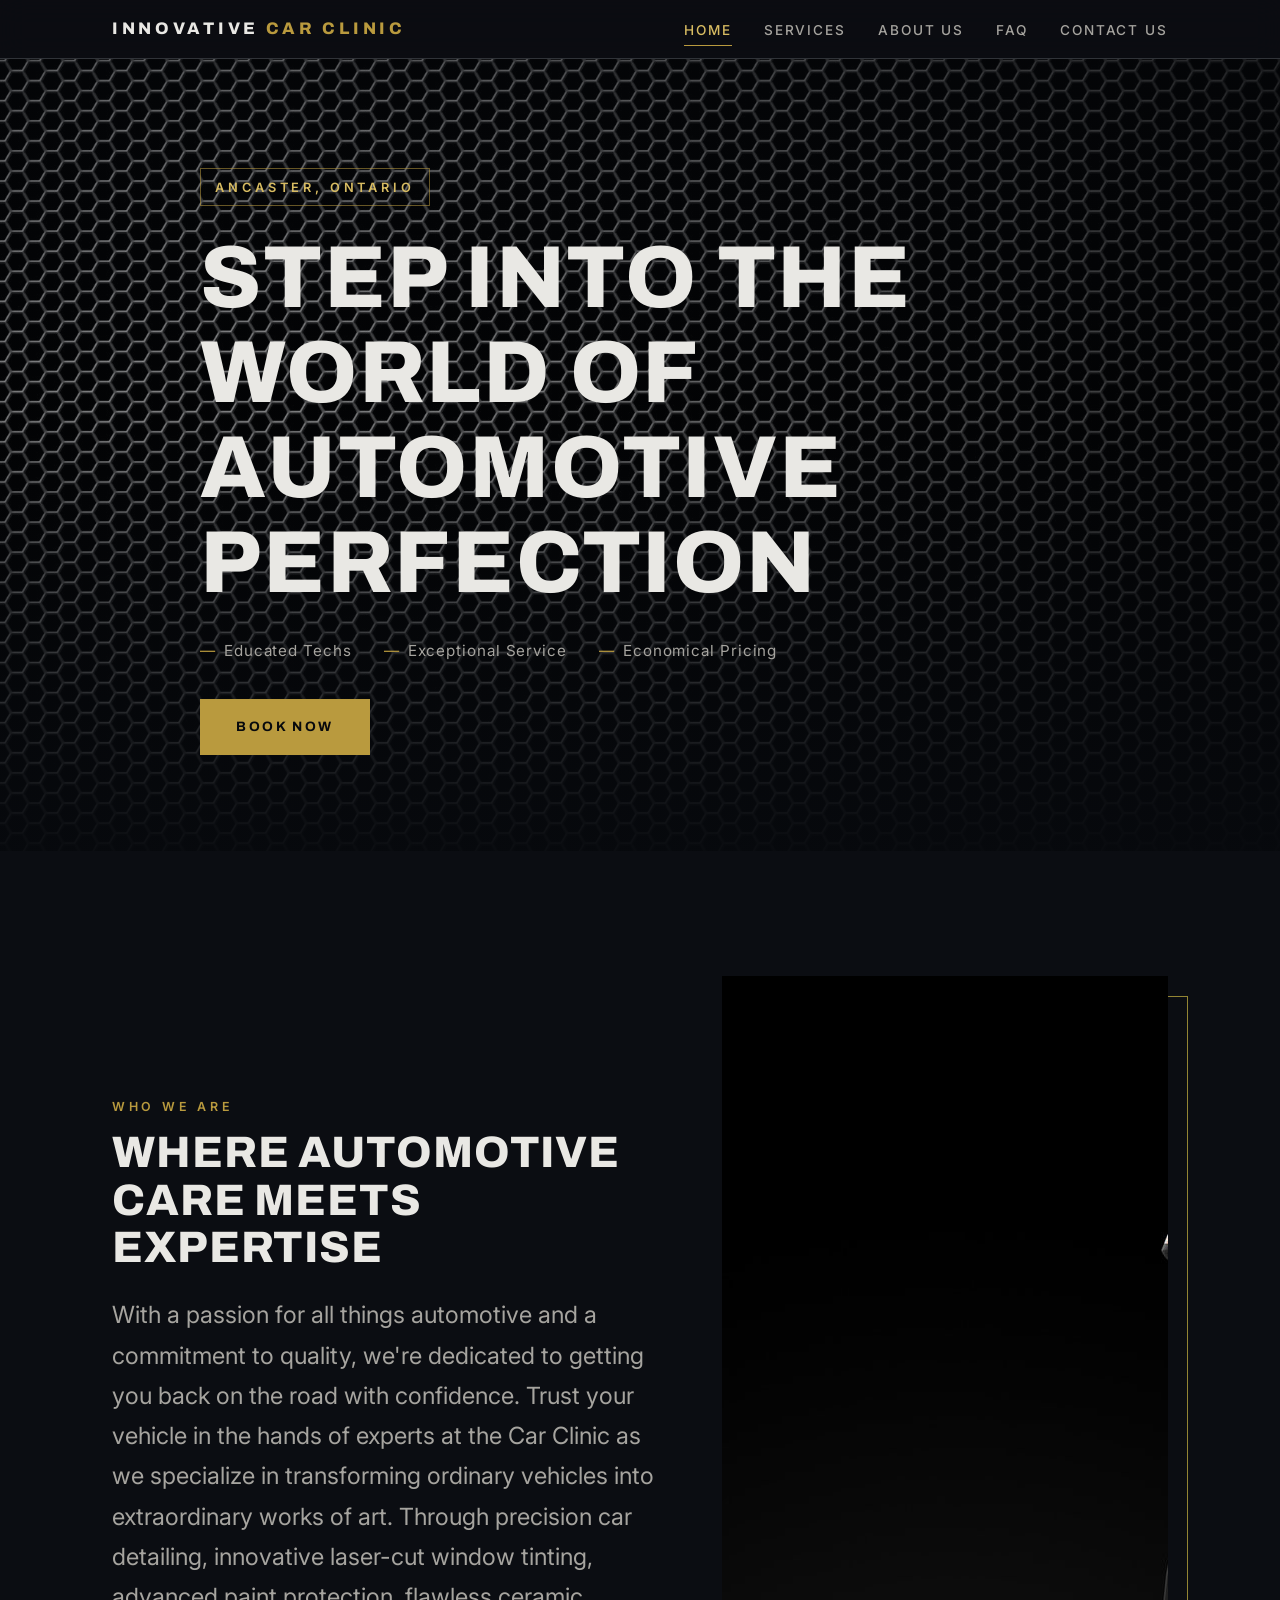
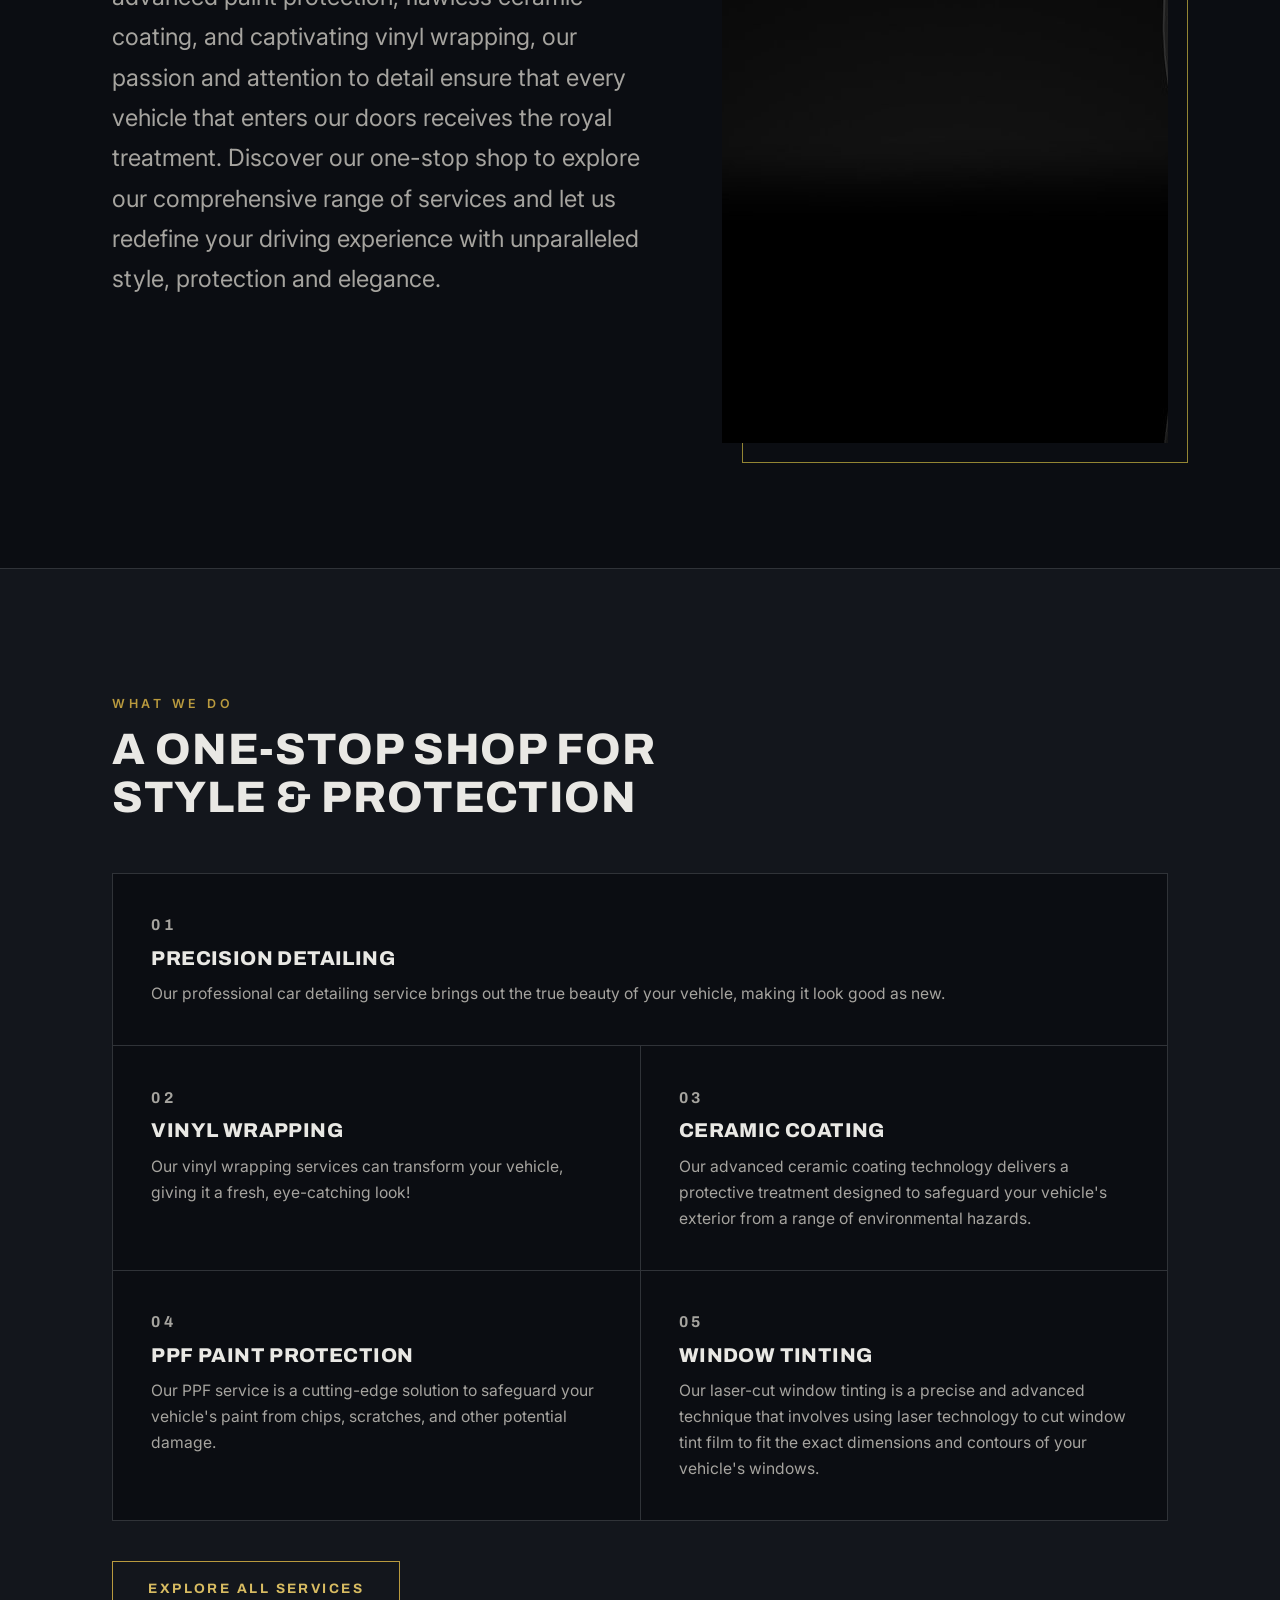
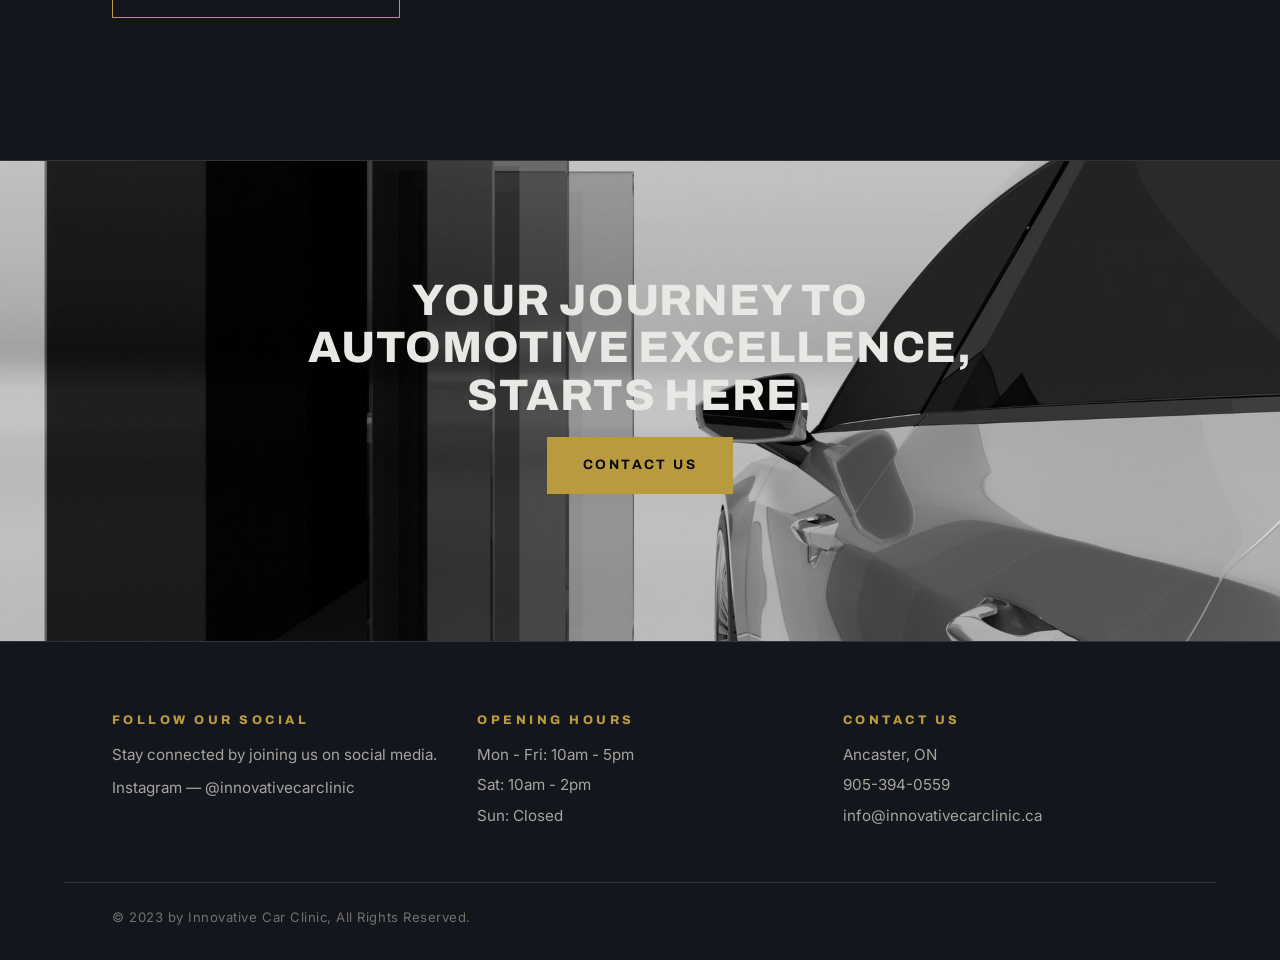
<file: index.html>
<!DOCTYPE html>
<html lang="en">
<head>
  <meta charset="UTF-8" />
  <meta name="viewport" content="width=device-width, initial-scale=1" />
  <title>Innovative Car Clinic | Detailing, Tinting, PPF &amp; Wraps — Ancaster, ON</title>
  <meta name="description" content="Precision car detailing, laser-cut window tinting, paint protection film, ceramic coating and vinyl wrapping in Ancaster, Ontario." />
  <link rel="preconnect" href="https://fonts.googleapis.com" />
  <link rel="preconnect" href="https://fonts.gstatic.com" crossorigin />
  <link href="https://fonts.googleapis.com/css2?family=Archivo:wght@700;800&family=Inter:wght@400;500;600&display=swap" rel="stylesheet" />
  <link rel="stylesheet" href="styles.css" />
  <link rel="preload" as="image" href="assets/hero.jpg" fetchpriority="high" />
</head>
<body>
  <a class="skip-link" href="#main">Skip to main content</a>

  <header class="site-header">
    <div class="wrap nav-bar">
      <a class="brand" href="index.html">Innovative <span>Car Clinic</span></a>
      <nav aria-label="Main navigation">
        <button class="nav-toggle" aria-expanded="false" aria-controls="nav-menu">Menu</button>
        <ul class="nav-links" id="nav-menu">
          <li><a href="index.html" aria-current="page">Home</a></li>
          <li><a href="services.html">Services</a></li>
          <li><a href="about.html">About Us</a></li>
          <li><a href="faq.html">FAQ</a></li>
          <li><a href="contact.html">Contact Us</a></li>
        </ul>
      </nav>
    </div>
  </header>

  <main id="main">
    <section class="hero" aria-labelledby="hero-heading">
      <div class="hero-media">
        <img src="assets/hero.jpg" alt="Freshly detailed sports car under studio lighting" width="1920" height="1080" loading="eager" fetchpriority="high" />
      </div>
      <div class="wrap hero-content">
        <p class="hero-kicker">Ancaster, Ontario</p>
        <h1 id="hero-heading">Step Into the World of Automotive Perfection</h1>
        <ul class="hero-points">
          <li>Educated Techs</li>
          <li>Exceptional Service</li>
          <li>Economical Pricing</li>
        </ul>
        <a class="btn btn--solid" href="contact.html">Book Now</a>
      </div>
    </section>

    <section class="section" aria-labelledby="intro-heading">
      <div class="wrap split">
        <div class="reveal">
          <p class="section-kicker">Who We Are</p>
          <h2 class="section-title" id="intro-heading">Where Automotive Care Meets Expertise</h2>
          <p class="lede">With a passion for all things automotive and a commitment to quality, we're dedicated to getting you back on the road with confidence. Trust your vehicle in the hands of experts at the Car Clinic as we specialize in transforming ordinary vehicles into extraordinary works of art. Through precision car detailing, innovative laser-cut window tinting, advanced paint protection, flawless ceramic coating, and captivating vinyl wrapping, our passion and attention to detail ensure that every vehicle that enters our doors receives the royal treatment. Discover our one-stop shop to explore our comprehensive range of services and let us redefine your driving experience with unparalleled style, protection and elegance.</p>
        </div>
        <div class="split-media reveal">
          <img src="assets/detail.jpg" alt="Technician polishing a vehicle's paintwork" width="1600" height="1067" loading="lazy" />
        </div>
      </div>
    </section>

    <section class="section section--tint" aria-labelledby="services-heading">
      <div class="wrap">
        <p class="section-kicker">What We Do</p>
        <h2 class="section-title" id="services-heading">A One-Stop Shop for Style &amp; Protection</h2>
        <div class="service-list">
          <article class="service-card reveal">
            <p class="service-num">01</p>
            <h3>Precision Detailing</h3>
            <p>Our professional car detailing service brings out the true beauty of your vehicle, making it look good as new.</p>
          </article>
          <article class="service-card reveal">
            <p class="service-num">02</p>
            <h3>Vinyl Wrapping</h3>
            <p>Our vinyl wrapping services can transform your vehicle, giving it a fresh, eye-catching look!</p>
          </article>
          <article class="service-card reveal">
            <p class="service-num">03</p>
            <h3>Ceramic Coating</h3>
            <p>Our advanced ceramic coating technology delivers a protective treatment designed to safeguard your vehicle's exterior from a range of environmental hazards.</p>
          </article>
          <article class="service-card reveal">
            <p class="service-num">04</p>
            <h3>PPF Paint Protection</h3>
            <p>Our PPF service is a cutting-edge solution to safeguard your vehicle's paint from chips, scratches, and other potential damage.</p>
          </article>
          <article class="service-card reveal">
            <p class="service-num">05</p>
            <h3>Window Tinting</h3>
            <p>Our laser-cut window tinting is a precise and advanced technique that involves using laser technology to cut window tint film to fit the exact dimensions and contours of your vehicle's windows.</p>
          </article>
        </div>
        <p style="margin-top: 2.5rem;"><a class="btn" href="services.html">Explore All Services</a></p>
      </div>
    </section>

    <section class="cta-band" aria-labelledby="cta-heading">
      <img src="assets/cta.jpg" alt="" width="1920" height="800" loading="lazy" />
      <div class="wrap reveal">
        <h2 id="cta-heading">Your Journey to Automotive Excellence, Starts Here.</h2>
        <p style="margin-bottom: 2rem;"><a class="btn btn--solid" href="contact.html">Contact Us</a></p>
      </div>
    </section>
  </main>

  <footer class="site-footer">
    <div class="wrap footer-grid">
      <div>
        <h3>Follow Our Social</h3>
        <p>Stay connected by joining us on social media.</p>
        <a href="https://instagram.com/innovativecarclinic" rel="noopener">Instagram — @innovativecarclinic</a>
      </div>
      <div>
        <h3>Opening Hours</h3>
        <p>Mon - Fri: 10am - 5pm</p>
        <p>Sat: 10am - 2pm</p>
        <p>Sun: Closed</p>
      </div>
      <div>
        <h3>Contact Us</h3>
        <p>Ancaster, ON</p>
        <p><a href="tel:+19053940559">905-394-0559</a></p>
        <p><a href="mailto:info@innovativecarclinic.ca">info@innovativecarclinic.ca</a></p>
      </div>
    </div>
    <div class="wrap footer-legal">© 2023 by Innovative Car Clinic, All Rights Reserved.</div>
  </footer>

  <script src="script.js" defer></script>
</body>
</html>
</file>
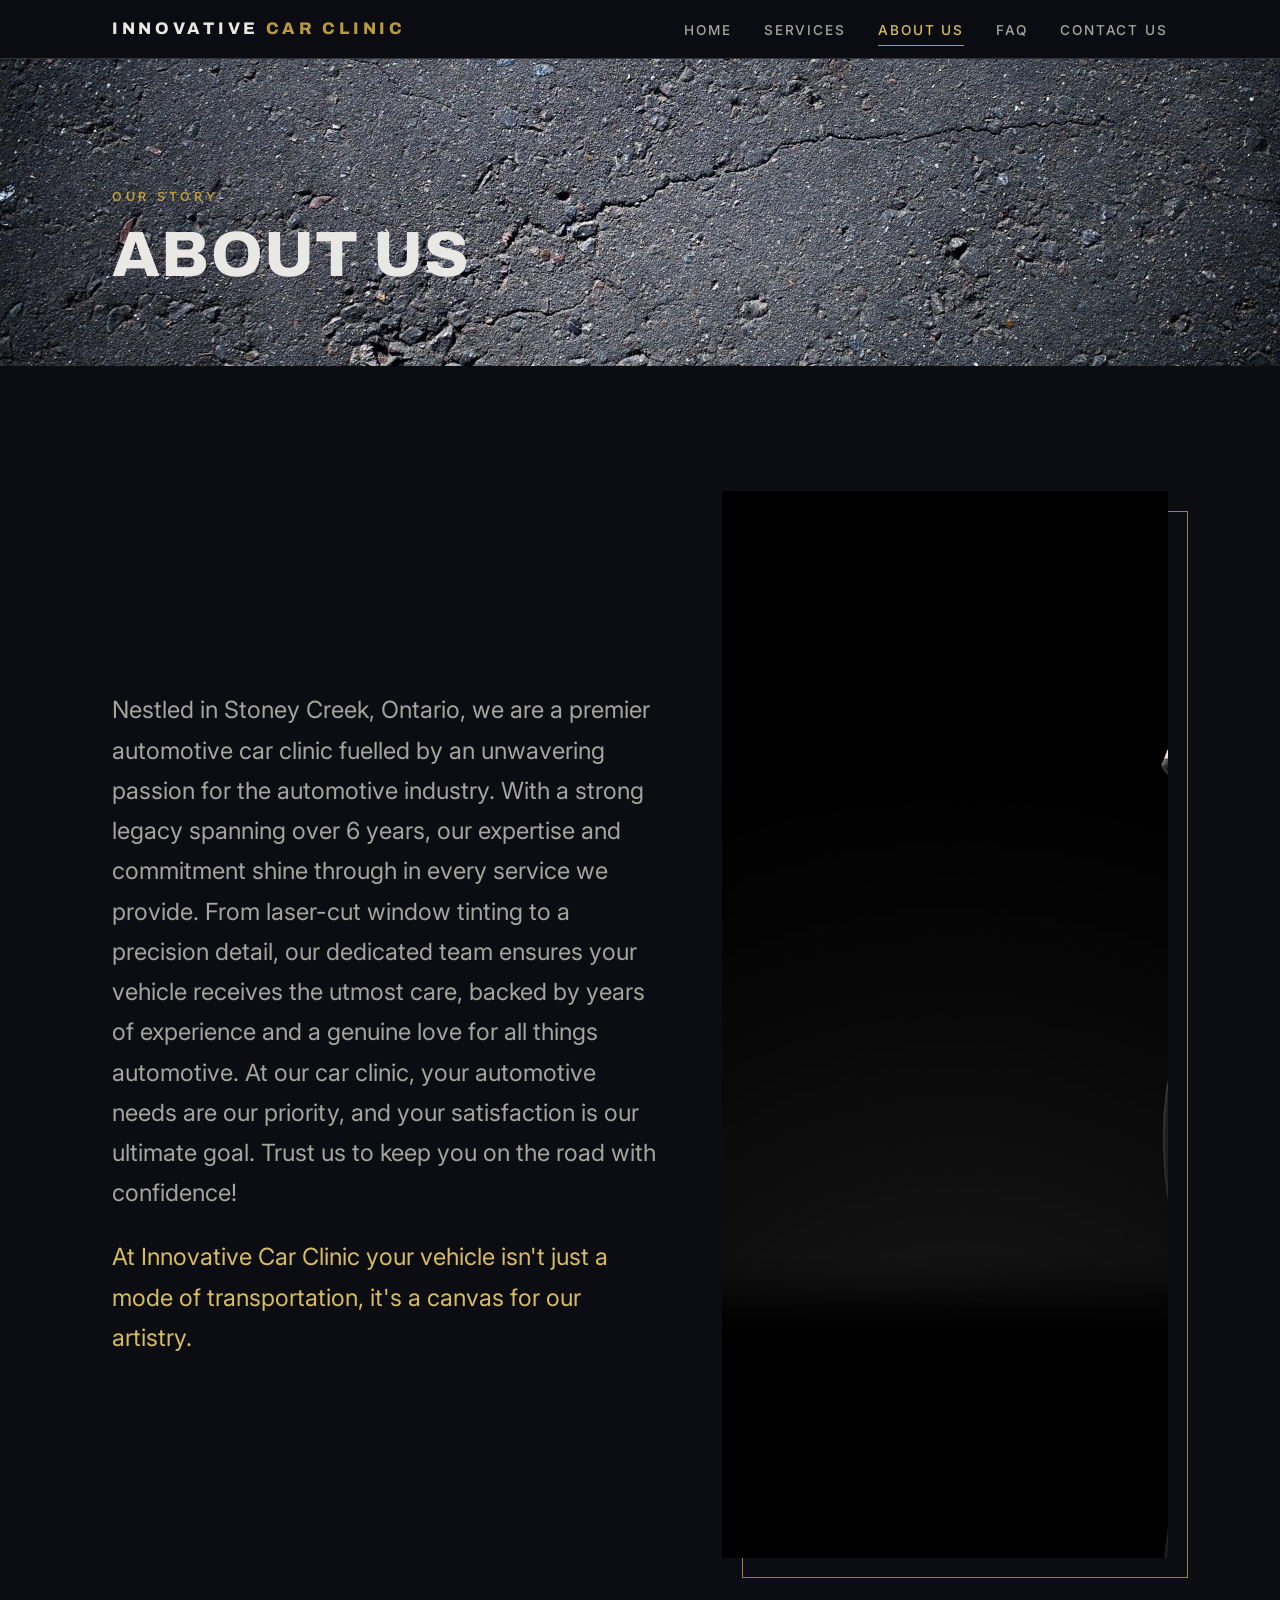
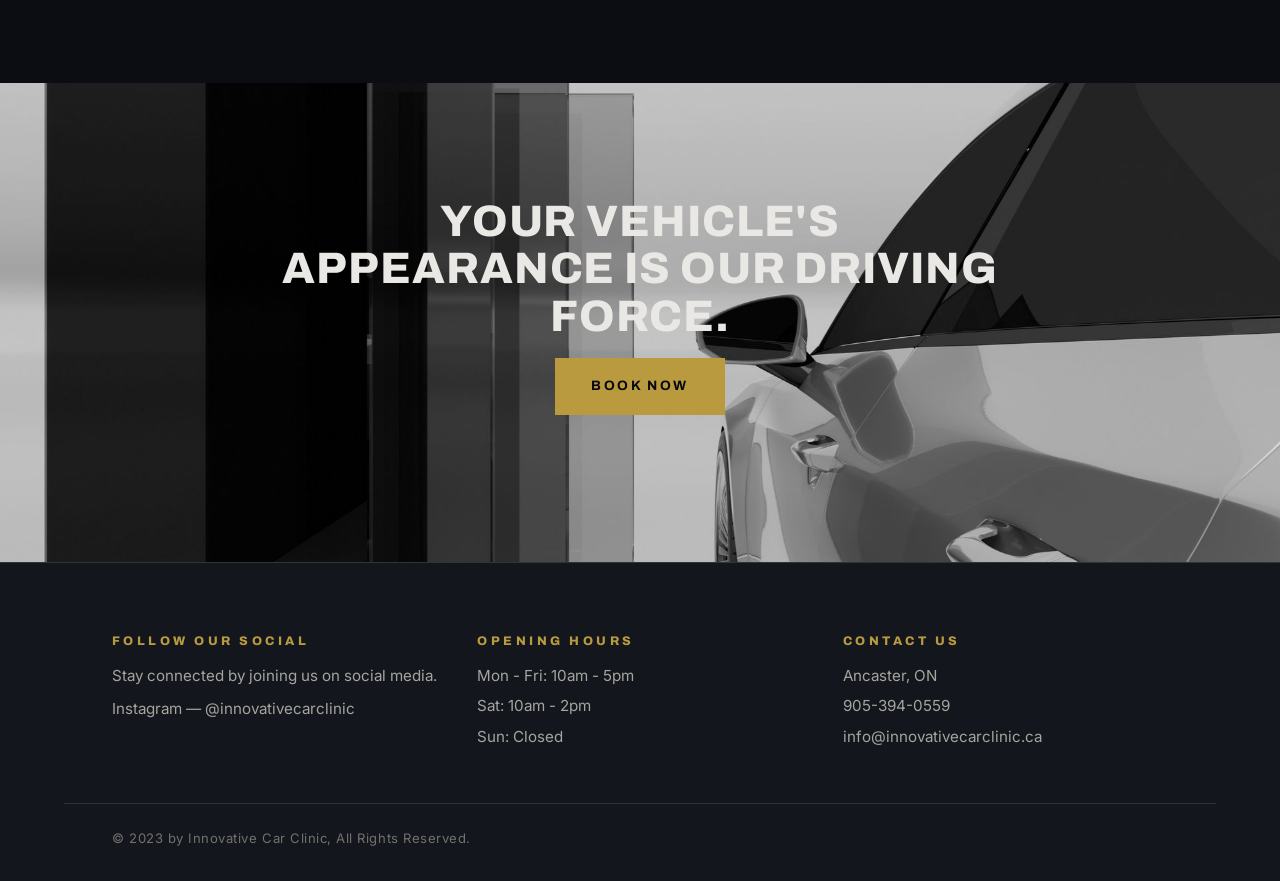
<file: about.html>
<!DOCTYPE html>
<html lang="en">
<head>
  <meta charset="UTF-8" />
  <meta name="viewport" content="width=device-width, initial-scale=1" />
  <title>About Us | Innovative Car Clinic</title>
  <meta name="description" content="A premier automotive car clinic in Stoney Creek, Ontario with over 6 years of expertise in detailing, tinting, PPF and wraps." />
  <link rel="preconnect" href="https://fonts.googleapis.com" />
  <link rel="preconnect" href="https://fonts.gstatic.com" crossorigin />
  <link href="https://fonts.googleapis.com/css2?family=Archivo:wght@700;800&family=Inter:wght@400;500;600&display=swap" rel="stylesheet" />
  <link rel="stylesheet" href="styles.css" />
</head>
<body>
  <a class="skip-link" href="#main">Skip to main content</a>

  <header class="site-header">
    <div class="wrap nav-bar">
      <a class="brand" href="index.html">Innovative <span>Car Clinic</span></a>
      <nav aria-label="Main navigation">
        <button class="nav-toggle" aria-expanded="false" aria-controls="nav-menu">Menu</button>
        <ul class="nav-links" id="nav-menu">
          <li><a href="index.html">Home</a></li>
          <li><a href="services.html">Services</a></li>
          <li><a href="about.html" aria-current="page">About Us</a></li>
          <li><a href="faq.html">FAQ</a></li>
          <li><a href="contact.html">Contact Us</a></li>
        </ul>
      </nav>
    </div>
  </header>

  <main id="main">
    <section class="page-hero" aria-labelledby="page-heading">
      <img src="assets/banner.jpg" alt="" width="1920" height="600" loading="eager" fetchpriority="high" />
      <div class="wrap">
        <p class="section-kicker">Our Story</p>
        <h1 id="page-heading">About Us</h1>
      </div>
    </section>

    <section class="section" aria-label="About Innovative Car Clinic">
      <div class="wrap split">
        <div class="reveal">
          <p class="lede">Nestled in Stoney Creek, Ontario, we are a premier automotive car clinic fuelled by an unwavering passion for the automotive industry. With a strong legacy spanning over 6 years, our expertise and commitment shine through in every service we provide. From laser-cut window tinting to a precision detail, our dedicated team ensures your vehicle receives the utmost care, backed by years of experience and a genuine love for all things automotive. At our car clinic, your automotive needs are our priority, and your satisfaction is our ultimate goal. Trust us to keep you on the road with confidence!</p>
          <p class="lede" style="color: var(--color-gold-bright);">At Innovative Car Clinic your vehicle isn't just a mode of transportation, it's a canvas for our artistry.</p>
        </div>
        <div class="split-media reveal">
          <img src="assets/detail.jpg" alt="Technician detailing a vehicle" width="1600" height="1067" loading="lazy" />
        </div>
      </div>
    </section>

    <section class="cta-band" aria-labelledby="cta-heading">
      <img src="assets/cta.jpg" alt="" width="1920" height="800" loading="lazy" />
      <div class="wrap reveal">
        <h2 id="cta-heading">Your vehicle's appearance is our driving force.</h2>
        <p style="margin-bottom: 2rem;"><a class="btn btn--solid" href="contact.html">Book Now</a></p>
      </div>
    </section>
  </main>

  <footer class="site-footer">
    <div class="wrap footer-grid">
      <div>
        <h3>Follow Our Social</h3>
        <p>Stay connected by joining us on social media.</p>
        <a href="https://instagram.com/innovativecarclinic" rel="noopener">Instagram — @innovativecarclinic</a>
      </div>
      <div>
        <h3>Opening Hours</h3>
        <p>Mon - Fri: 10am - 5pm</p>
        <p>Sat: 10am - 2pm</p>
        <p>Sun: Closed</p>
      </div>
      <div>
        <h3>Contact Us</h3>
        <p>Ancaster, ON</p>
        <p><a href="tel:+19053940559">905-394-0559</a></p>
        <p><a href="mailto:info@innovativecarclinic.ca">info@innovativecarclinic.ca</a></p>
      </div>
    </div>
    <div class="wrap footer-legal">© 2023 by Innovative Car Clinic, All Rights Reserved.</div>
  </footer>

  <script src="script.js" defer></script>
</body>
</html>
</file>
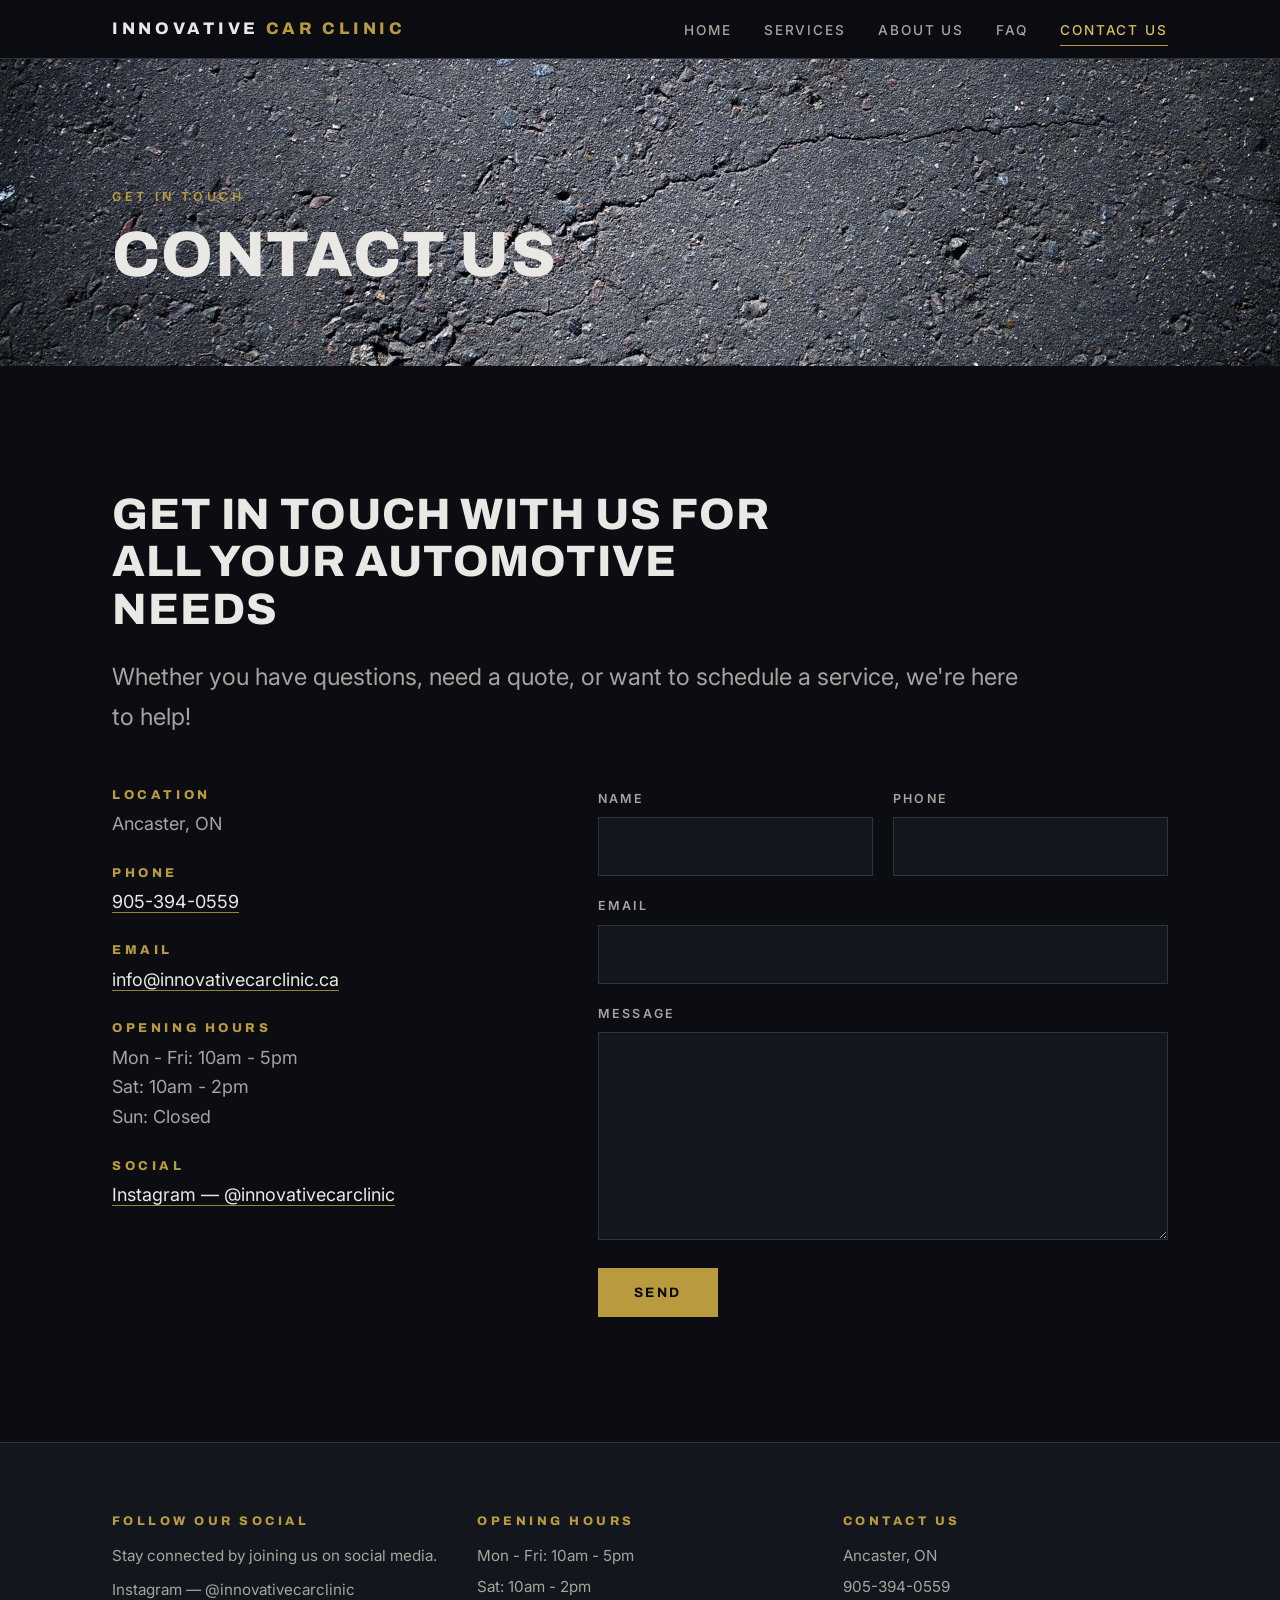
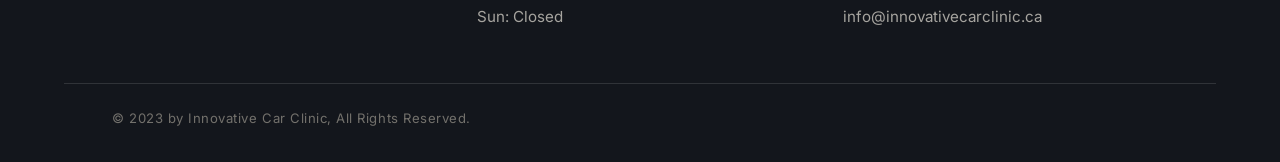
<file: contact.html>
<!DOCTYPE html>
<html lang="en">
<head>
  <meta charset="UTF-8" />
  <meta name="viewport" content="width=device-width, initial-scale=1" />
  <title>Contact Us | Innovative Car Clinic</title>
  <meta name="description" content="Get in touch with Innovative Car Clinic in Ancaster, Ontario — questions, quotes and service bookings." />
  <link rel="preconnect" href="https://fonts.googleapis.com" />
  <link rel="preconnect" href="https://fonts.gstatic.com" crossorigin />
  <link href="https://fonts.googleapis.com/css2?family=Archivo:wght@700;800&family=Inter:wght@400;500;600&display=swap" rel="stylesheet" />
  <link rel="stylesheet" href="styles.css" />
</head>
<body>
  <a class="skip-link" href="#main">Skip to main content</a>

  <header class="site-header">
    <div class="wrap nav-bar">
      <a class="brand" href="index.html">Innovative <span>Car Clinic</span></a>
      <nav aria-label="Main navigation">
        <button class="nav-toggle" aria-expanded="false" aria-controls="nav-menu">Menu</button>
        <ul class="nav-links" id="nav-menu">
          <li><a href="index.html">Home</a></li>
          <li><a href="services.html">Services</a></li>
          <li><a href="about.html">About Us</a></li>
          <li><a href="faq.html">FAQ</a></li>
          <li><a href="contact.html" aria-current="page">Contact Us</a></li>
        </ul>
      </nav>
    </div>
  </header>

  <main id="main">
    <section class="page-hero" aria-labelledby="page-heading">
      <img src="assets/banner.jpg" alt="" width="1920" height="600" loading="eager" fetchpriority="high" />
      <div class="wrap">
        <p class="section-kicker">Get In Touch</p>
        <h1 id="page-heading">Contact Us</h1>
      </div>
    </section>

    <section class="section" aria-label="Contact details and form">
      <div class="wrap">
        <h2 class="section-title">Get in Touch With Us for All Your Automotive Needs</h2>
        <p class="lede">Whether you have questions, need a quote, or want to schedule a service, we're here to help!</p>

        <div class="contact-grid">
          <div class="contact-facts reveal">
            <div>
              <h3>Location</h3>
              <p>Ancaster, ON</p>
            </div>
            <div>
              <h3>Phone</h3>
              <p><a href="tel:+19053940559">905-394-0559</a></p>
            </div>
            <div>
              <h3>Email</h3>
              <p><a href="mailto:info@innovativecarclinic.ca">info@innovativecarclinic.ca</a></p>
            </div>
            <div>
              <h3>Opening Hours</h3>
              <p>Mon - Fri: 10am - 5pm</p>
              <p>Sat: 10am - 2pm</p>
              <p>Sun: Closed</p>
            </div>
            <div>
              <h3>Social</h3>
              <p><a href="https://instagram.com/innovativecarclinic" rel="noopener">Instagram — @innovativecarclinic</a></p>
            </div>
          </div>

          <form class="contact-form reveal" id="contact-form" novalidate>
            <div class="form-row">
              <div class="field">
                <label for="name">Name</label>
                <input type="text" id="name" name="name" autocomplete="name" required />
              </div>
              <div class="field">
                <label for="phone">Phone</label>
                <input type="tel" id="phone" name="phone" autocomplete="tel" />
              </div>
            </div>
            <div class="field">
              <label for="email">Email</label>
              <input type="email" id="email" name="email" autocomplete="email" required />
            </div>
            <div class="field">
              <label for="message">Message</label>
              <textarea id="message" name="message" rows="6" required></textarea>
            </div>
            <div>
              <button class="btn btn--solid" type="submit">Send</button>
            </div>
          </form>
        </div>
      </div>
    </section>
  </main>

  <footer class="site-footer">
    <div class="wrap footer-grid">
      <div>
        <h3>Follow Our Social</h3>
        <p>Stay connected by joining us on social media.</p>
        <a href="https://instagram.com/innovativecarclinic" rel="noopener">Instagram — @innovativecarclinic</a>
      </div>
      <div>
        <h3>Opening Hours</h3>
        <p>Mon - Fri: 10am - 5pm</p>
        <p>Sat: 10am - 2pm</p>
        <p>Sun: Closed</p>
      </div>
      <div>
        <h3>Contact Us</h3>
        <p>Ancaster, ON</p>
        <p><a href="tel:+19053940559">905-394-0559</a></p>
        <p><a href="mailto:info@innovativecarclinic.ca">info@innovativecarclinic.ca</a></p>
      </div>
    </div>
    <div class="wrap footer-legal">© 2023 by Innovative Car Clinic, All Rights Reserved.</div>
  </footer>

  <script src="script.js" defer></script>
</body>
</html>
</file>
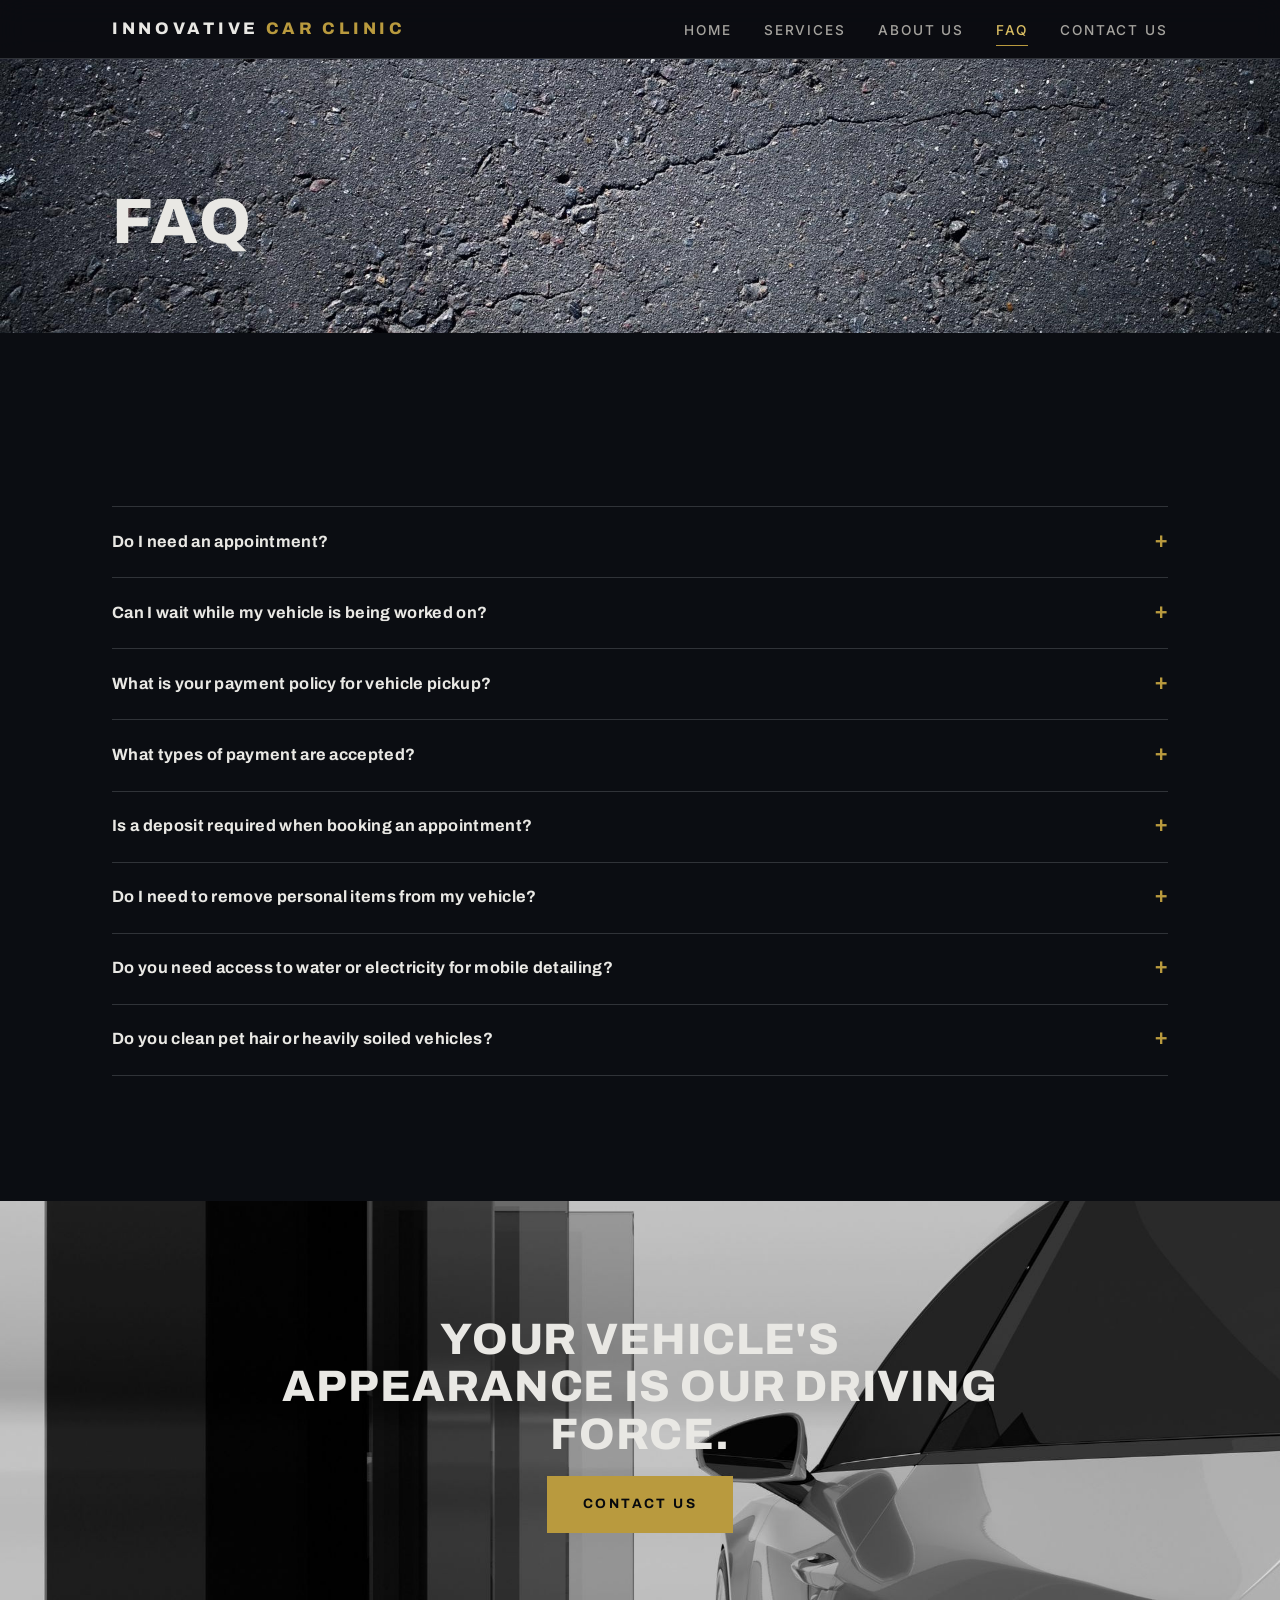
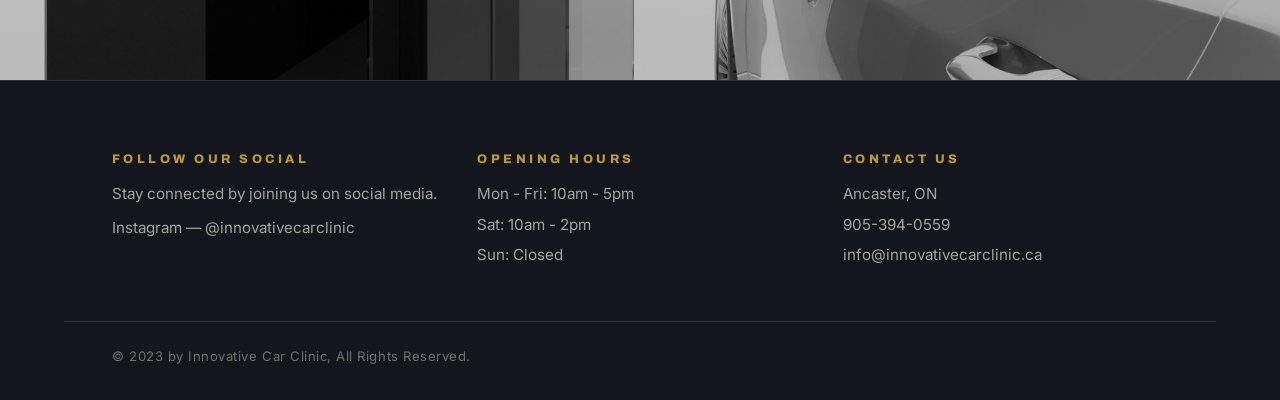
<file: faq.html>
<!DOCTYPE html>
<html lang="en">
<head>
  <meta charset="UTF-8" />
  <meta name="viewport" content="width=device-width, initial-scale=1" />
  <title>FAQ | Innovative Car Clinic</title>
  <meta name="description" content="Frequently asked questions about appointments, payments, and services at Innovative Car Clinic in Ancaster, Ontario." />
  <link rel="preconnect" href="https://fonts.googleapis.com" />
  <link rel="preconnect" href="https://fonts.gstatic.com" crossorigin />
  <link href="https://fonts.googleapis.com/css2?family=Archivo:wght@700;800&family=Inter:wght@400;500;600&display=swap" rel="stylesheet" />
  <link rel="stylesheet" href="styles.css" />
</head>
<body>
  <a class="skip-link" href="#main">Skip to main content</a>

  <header class="site-header">
    <div class="wrap nav-bar">
      <a class="brand" href="index.html">Innovative <span>Car Clinic</span></a>
      <nav aria-label="Main navigation">
        <button class="nav-toggle" aria-expanded="false" aria-controls="nav-menu">Menu</button>
        <ul class="nav-links" id="nav-menu">
          <li><a href="index.html">Home</a></li>
          <li><a href="services.html">Services</a></li>
          <li><a href="about.html">About Us</a></li>
          <li><a href="faq.html" aria-current="page">FAQ</a></li>
          <li><a href="contact.html">Contact Us</a></li>
        </ul>
      </nav>
    </div>
  </header>

  <main id="main">
    <section class="page-hero" aria-labelledby="page-heading">
      <img src="assets/banner.jpg" alt="" width="1920" height="600" loading="eager" fetchpriority="high" />
      <div class="wrap">
        <h1 id="page-heading">FAQ</h1>
      </div>
    </section>

    <section class="section" aria-label="Questions and answers">
      <div class="wrap">
        <div class="faq-list">
          <details>
            <summary>Do I need an appointment?</summary>
            <p>Yes, appointments are recommended to ensure availability. Please contact us or book in advance to reserve your spot.</p>
          </details>
          <details>
            <summary>Can I wait while my vehicle is being worked on?</summary>
            <p>Our shop is a private workspace and we do not have a customer waiting area. For safety and liability reasons, we recommend dropping off your vehicle and returning once the service is complete. We will notify you as soon as your vehicle is ready for pickup.</p>
          </details>
          <details>
            <summary>What is your payment policy for vehicle pickup?</summary>
            <p>All invoices must be paid in full prior to vehicle pickup. Vehicles will only be released once payment has been received and confirmed.</p>
          </details>
          <details>
            <summary>What types of payment are accepted?</summary>
            <p>Cash, Visa, Mastercard and Interac are accepted. Gratuities are not included in the service price and are always appreciated.</p>
          </details>
          <details>
            <summary>Is a deposit required when booking an appointment?</summary>
            <p>Yes, a deposit is required upon invoice or drop-off. The remainder of payment is due once the job is completed.</p>
          </details>
          <details>
            <summary>Do I need to remove personal items from my vehicle?</summary>
            <p>Yes. Please remove all personal belongings before your appointment so we can properly clean all areas of the vehicle.</p>
          </details>
          <details>
            <summary>Do you need access to water or electricity for mobile detailing?</summary>
            <p>Yes, access to water and electricity may be required depending on the service.</p>
          </details>
          <details>
            <summary>Do you clean pet hair or heavily soiled vehicles?</summary>
            <p>Yes, but additional charges may apply depending on the level of cleaning required.</p>
          </details>
        </div>
      </div>
    </section>

    <section class="cta-band" aria-labelledby="cta-heading">
      <img src="assets/cta.jpg" alt="" width="1920" height="800" loading="lazy" />
      <div class="wrap reveal">
        <h2 id="cta-heading">Your vehicle's appearance is our driving force.</h2>
        <p style="margin-bottom: 2rem;"><a class="btn btn--solid" href="contact.html">Contact Us</a></p>
      </div>
    </section>
  </main>

  <footer class="site-footer">
    <div class="wrap footer-grid">
      <div>
        <h3>Follow Our Social</h3>
        <p>Stay connected by joining us on social media.</p>
        <a href="https://instagram.com/innovativecarclinic" rel="noopener">Instagram — @innovativecarclinic</a>
      </div>
      <div>
        <h3>Opening Hours</h3>
        <p>Mon - Fri: 10am - 5pm</p>
        <p>Sat: 10am - 2pm</p>
        <p>Sun: Closed</p>
      </div>
      <div>
        <h3>Contact Us</h3>
        <p>Ancaster, ON</p>
        <p><a href="tel:+19053940559">905-394-0559</a></p>
        <p><a href="mailto:info@innovativecarclinic.ca">info@innovativecarclinic.ca</a></p>
      </div>
    </div>
    <div class="wrap footer-legal">© 2023 by Innovative Car Clinic, All Rights Reserved.</div>
  </footer>

  <script src="script.js" defer></script>
</body>
</html>
</file>
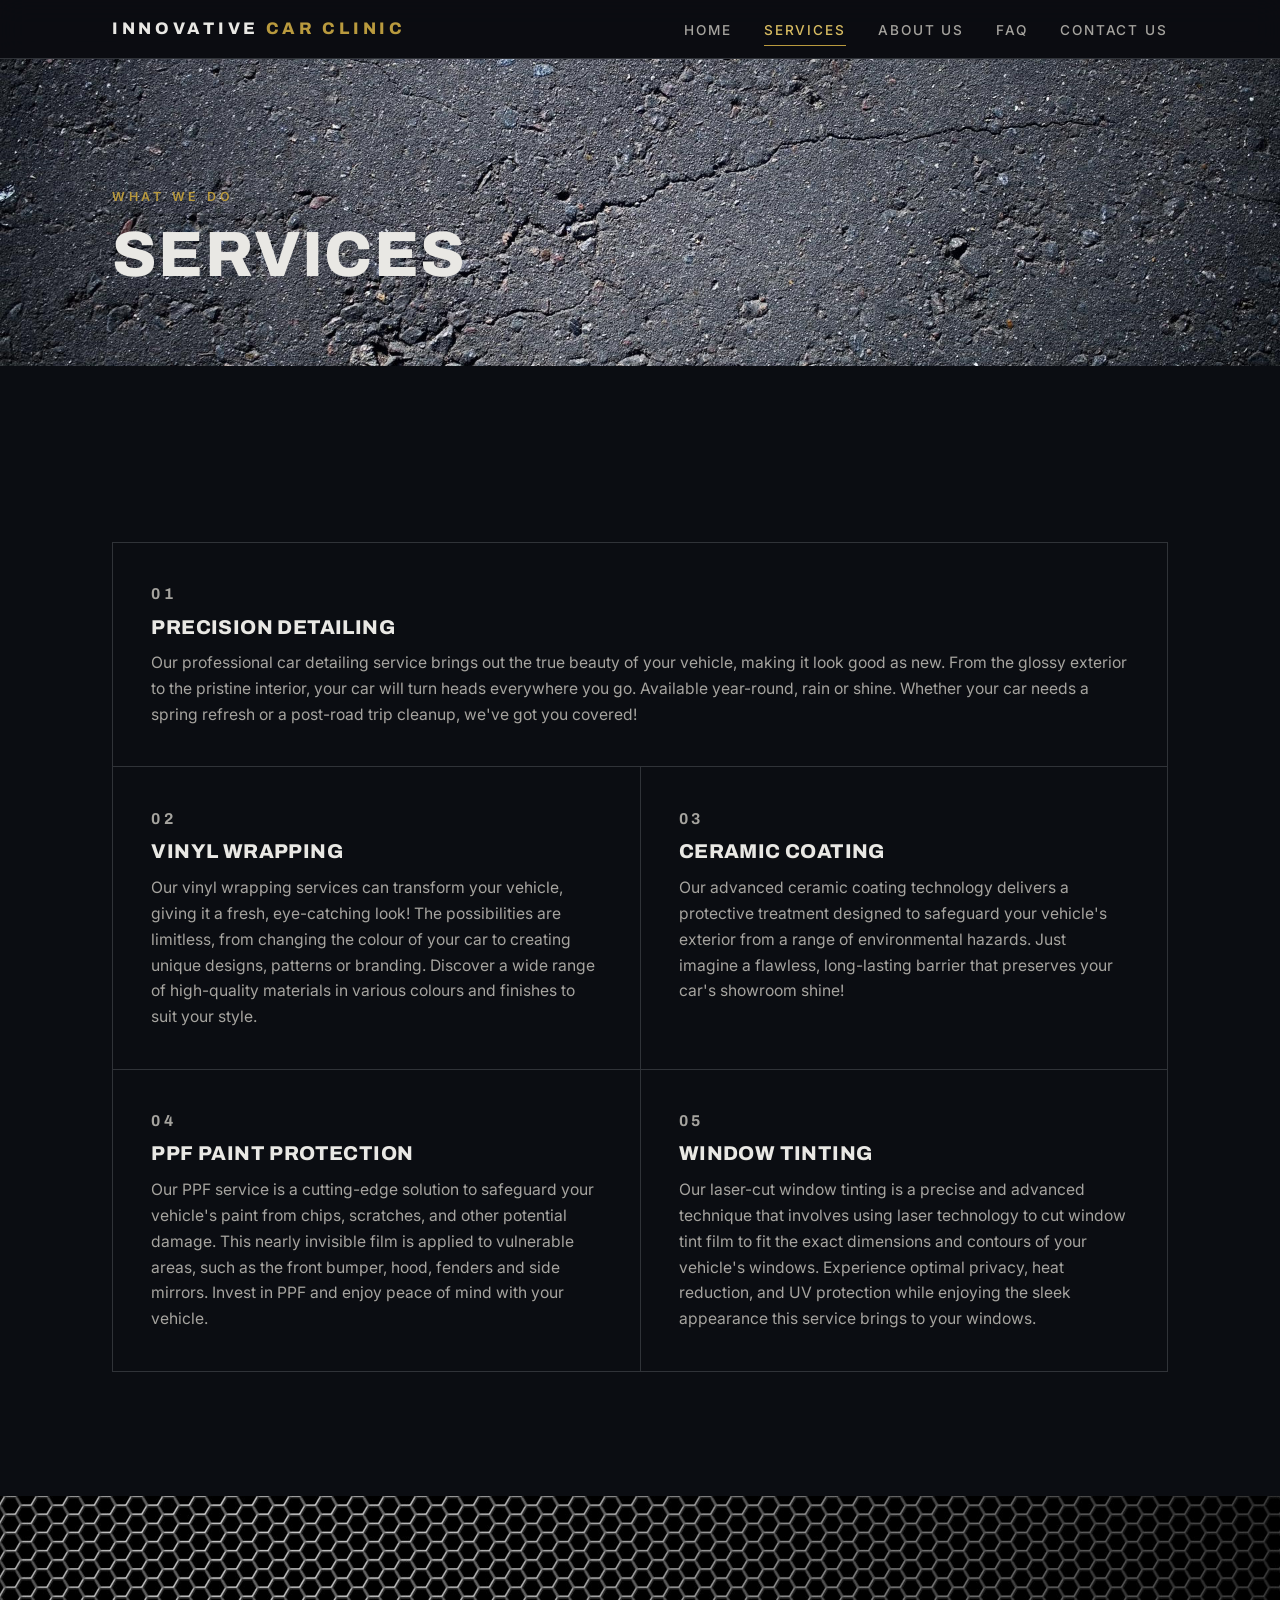
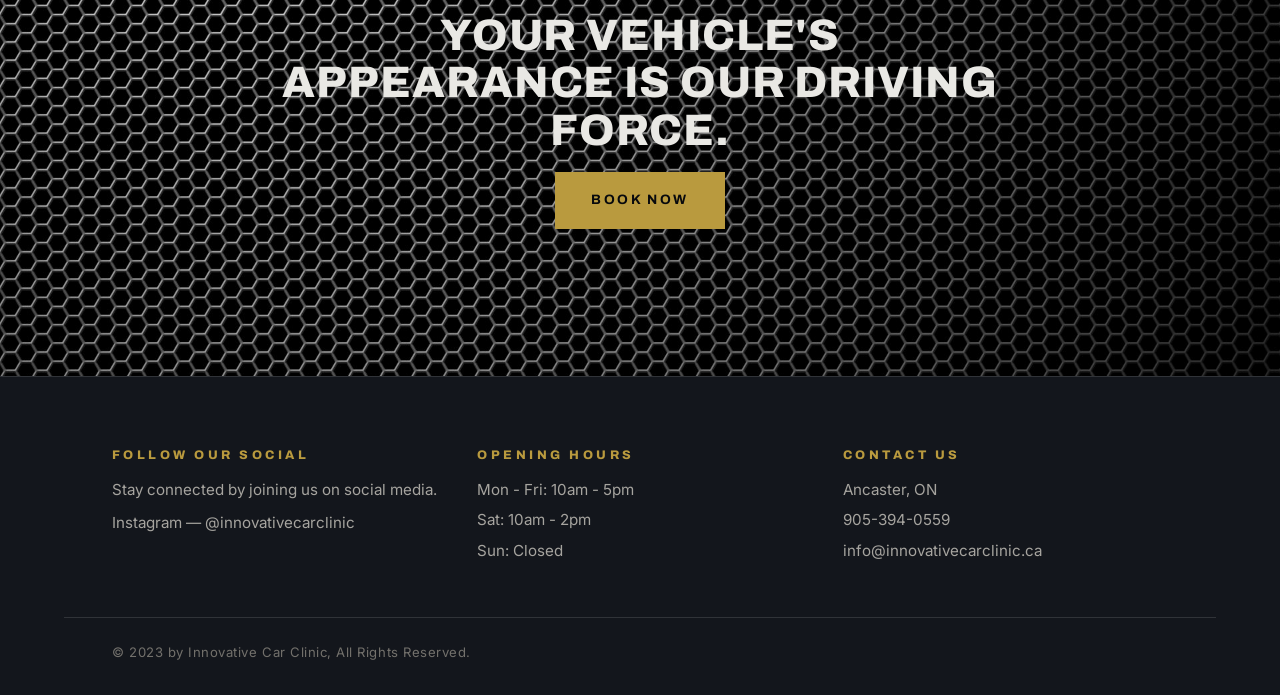
<file: services.html>
<!DOCTYPE html>
<html lang="en">
<head>
  <meta charset="UTF-8" />
  <meta name="viewport" content="width=device-width, initial-scale=1" />
  <title>Services | Innovative Car Clinic</title>
  <meta name="description" content="Precision detailing, vinyl wrapping, ceramic coating, PPF paint protection and laser-cut window tinting in Ancaster, Ontario." />
  <link rel="preconnect" href="https://fonts.googleapis.com" />
  <link rel="preconnect" href="https://fonts.gstatic.com" crossorigin />
  <link href="https://fonts.googleapis.com/css2?family=Archivo:wght@700;800&family=Inter:wght@400;500;600&display=swap" rel="stylesheet" />
  <link rel="stylesheet" href="styles.css" />
</head>
<body>
  <a class="skip-link" href="#main">Skip to main content</a>

  <header class="site-header">
    <div class="wrap nav-bar">
      <a class="brand" href="index.html">Innovative <span>Car Clinic</span></a>
      <nav aria-label="Main navigation">
        <button class="nav-toggle" aria-expanded="false" aria-controls="nav-menu">Menu</button>
        <ul class="nav-links" id="nav-menu">
          <li><a href="index.html">Home</a></li>
          <li><a href="services.html" aria-current="page">Services</a></li>
          <li><a href="about.html">About Us</a></li>
          <li><a href="faq.html">FAQ</a></li>
          <li><a href="contact.html">Contact Us</a></li>
        </ul>
      </nav>
    </div>
  </header>

  <main id="main">
    <section class="page-hero" aria-labelledby="page-heading">
      <img src="assets/banner.jpg" alt="" width="1920" height="600" loading="eager" fetchpriority="high" />
      <div class="wrap">
        <p class="section-kicker">What We Do</p>
        <h1 id="page-heading">Services</h1>
      </div>
    </section>

    <section class="section" aria-label="Service details">
      <div class="wrap">
        <div class="service-list">
          <article class="service-card reveal">
            <p class="service-num">01</p>
            <h3>Precision Detailing</h3>
            <p>Our professional car detailing service brings out the true beauty of your vehicle, making it look good as new. From the glossy exterior to the pristine interior, your car will turn heads everywhere you go. Available year-round, rain or shine. Whether your car needs a spring refresh or a post-road trip cleanup, we've got you covered!</p>
          </article>
          <article class="service-card reveal">
            <p class="service-num">02</p>
            <h3>Vinyl Wrapping</h3>
            <p>Our vinyl wrapping services can transform your vehicle, giving it a fresh, eye-catching look! The possibilities are limitless, from changing the colour of your car to creating unique designs, patterns or branding. Discover a wide range of high-quality materials in various colours and finishes to suit your style.</p>
          </article>
          <article class="service-card reveal">
            <p class="service-num">03</p>
            <h3>Ceramic Coating</h3>
            <p>Our advanced ceramic coating technology delivers a protective treatment designed to safeguard your vehicle's exterior from a range of environmental hazards. Just imagine a flawless, long-lasting barrier that preserves your car's showroom shine!</p>
          </article>
          <article class="service-card reveal">
            <p class="service-num">04</p>
            <h3>PPF Paint Protection</h3>
            <p>Our PPF service is a cutting-edge solution to safeguard your vehicle's paint from chips, scratches, and other potential damage. This nearly invisible film is applied to vulnerable areas, such as the front bumper, hood, fenders and side mirrors. Invest in PPF and enjoy peace of mind with your vehicle.</p>
          </article>
          <article class="service-card reveal">
            <p class="service-num">05</p>
            <h3>Window Tinting</h3>
            <p>Our laser-cut window tinting is a precise and advanced technique that involves using laser technology to cut window tint film to fit the exact dimensions and contours of your vehicle's windows. Experience optimal privacy, heat reduction, and UV protection while enjoying the sleek appearance this service brings to your windows.</p>
          </article>
        </div>
      </div>
    </section>

    <section class="cta-band" aria-labelledby="cta-heading">
      <img src="assets/hero.jpg" alt="" width="1920" height="1080" loading="lazy" />
      <div class="wrap reveal">
        <h2 id="cta-heading">Your vehicle's appearance is our driving force.</h2>
        <p style="margin-bottom: 2rem;"><a class="btn btn--solid" href="contact.html">Book Now</a></p>
      </div>
    </section>
  </main>

  <footer class="site-footer">
    <div class="wrap footer-grid">
      <div>
        <h3>Follow Our Social</h3>
        <p>Stay connected by joining us on social media.</p>
        <a href="https://instagram.com/innovativecarclinic" rel="noopener">Instagram — @innovativecarclinic</a>
      </div>
      <div>
        <h3>Opening Hours</h3>
        <p>Mon - Fri: 10am - 5pm</p>
        <p>Sat: 10am - 2pm</p>
        <p>Sun: Closed</p>
      </div>
      <div>
        <h3>Contact Us</h3>
        <p>Ancaster, ON</p>
        <p><a href="tel:+19053940559">905-394-0559</a></p>
        <p><a href="mailto:info@innovativecarclinic.ca">info@innovativecarclinic.ca</a></p>
      </div>
    </div>
    <div class="wrap footer-legal">© 2023 by Innovative Car Clinic, All Rights Reserved.</div>
  </footer>

  <script src="script.js" defer></script>
</body>
</html>
</file>
<file: styles.css>
/* ============================================
   Innovative Car Clinic — design tokens
   Direction: dark luxury, disciplined contrast,
   champagne-gold accent carried over from the
   original Wix palette (#938533).
   ============================================ */

:root {
  --color-bg: oklch(16% 0.01 260);
  --color-surface: oklch(20% 0.012 260);
  --color-surface-raised: oklch(24% 0.014 260);
  --color-line: oklch(32% 0.01 260);
  --color-text: oklch(93% 0.005 90);
  --color-text-dim: oklch(72% 0.008 90);
  --color-gold: #b99a3e;
  --color-gold-bright: #d8bc62;
  --color-gold-deep: #938533;

  --font-display: "Archivo", sans-serif;
  --font-body: "Inter", sans-serif;

  --text-base: clamp(1rem, 0.94rem + 0.3vw, 1.125rem);
  --text-lg: clamp(1.15rem, 1rem + 0.6vw, 1.5rem);
  --text-title: clamp(1.6rem, 1.2rem + 2vw, 2.75rem);
  --text-hero: clamp(2.4rem, 1.2rem + 6vw, 5.5rem);

  --space-section: clamp(4.5rem, 3rem + 6vw, 9rem);
  --space-gutter: clamp(1.25rem, 4vw, 3rem);

  --duration-fast: 180ms;
  --duration-normal: 400ms;
  --ease-out-expo: cubic-bezier(0.16, 1, 0.3, 1);

  --max-width: 72rem;
}

*,
*::before,
*::after {
  box-sizing: border-box;
}

html {
  scroll-behavior: smooth;
}

body {
  margin: 0;
  background: var(--color-bg);
  color: var(--color-text);
  font-family: var(--font-body);
  font-size: var(--text-base);
  line-height: 1.65;
  -webkit-font-smoothing: antialiased;
}

img {
  max-width: 100%;
  display: block;
}

a {
  color: var(--color-gold-bright);
}

h1,
h2,
h3 {
  font-family: var(--font-display);
  font-weight: 800;
  text-transform: uppercase;
  line-height: 1.08;
  letter-spacing: 0.02em;
  margin: 0 0 1rem;
}

.wrap {
  max-width: var(--max-width);
  margin-inline: auto;
  padding-inline: var(--space-gutter);
}

/* ---------- header / nav ---------- */

.site-header {
  position: sticky;
  top: 0;
  z-index: 50;
  background: color-mix(in oklab, var(--color-bg) 82%, transparent);
  backdrop-filter: blur(14px);
  border-bottom: 1px solid var(--color-line);
}

.nav-bar {
  display: flex;
  align-items: center;
  justify-content: space-between;
  gap: 1rem;
  padding-block: 0.9rem;
}

.brand {
  font-family: var(--font-display);
  font-weight: 800;
  font-size: 1.05rem;
  letter-spacing: 0.22em;
  text-transform: uppercase;
  text-decoration: none;
  color: var(--color-text);
}

.brand span {
  color: var(--color-gold);
}

.nav-links {
  display: flex;
  gap: 2rem;
  list-style: none;
  margin: 0;
  padding: 0;
}

.nav-links a {
  color: var(--color-text-dim);
  text-decoration: none;
  font-size: 0.85rem;
  font-weight: 500;
  letter-spacing: 0.14em;
  text-transform: uppercase;
  padding-block: 0.4rem;
  border-bottom: 1px solid transparent;
  transition: color var(--duration-fast) ease, border-color var(--duration-fast) ease;
}

.nav-links a:hover,
.nav-links a:focus-visible {
  color: var(--color-text);
  border-bottom-color: var(--color-gold);
}

.nav-links a[aria-current="page"] {
  color: var(--color-gold-bright);
  border-bottom-color: var(--color-gold);
}

.nav-toggle {
  display: none;
  background: none;
  border: 1px solid var(--color-line);
  border-radius: 4px;
  color: var(--color-text);
  padding: 0.5rem 0.7rem;
  font: inherit;
  cursor: pointer;
}

@media (max-width: 760px) {
  .nav-toggle {
    display: block;
  }

  .nav-links {
    position: absolute;
    inset: 100% 0 auto;
    flex-direction: column;
    gap: 0;
    background: var(--color-surface);
    border-bottom: 1px solid var(--color-line);
    padding: 0.5rem 0;
    transform: translateY(-8px);
    opacity: 0;
    visibility: hidden;
    transition:
      transform var(--duration-normal) var(--ease-out-expo),
      opacity var(--duration-normal) ease,
      visibility 0s linear var(--duration-normal);
  }

  .nav-links.is-open {
    transform: translateY(0);
    opacity: 1;
    visibility: visible;
    transition:
      transform var(--duration-normal) var(--ease-out-expo),
      opacity var(--duration-normal) ease;
  }

  .nav-links a {
    display: block;
    padding: 0.9rem var(--space-gutter);
    border-bottom: 1px solid var(--color-line);
  }
}

/* ---------- hero ---------- */

.hero {
  position: relative;
  min-height: min(88svh, 56rem);
  display: grid;
  align-items: end;
  isolation: isolate;
  overflow: hidden;
}

.hero-media {
  position: absolute;
  inset: 0;
  z-index: -1;
}

.hero-media img {
  width: 100%;
  height: 100%;
  object-fit: cover;
}

.hero-media::after {
  content: "";
  position: absolute;
  inset: 0;
  background:
    linear-gradient(to top, oklch(14% 0.01 260 / 0.96) 0%, oklch(14% 0.01 260 / 0.35) 55%, oklch(14% 0.01 260 / 0.55) 100%);
}

.hero-content {
  padding-block: clamp(3rem, 8vw, 6rem);
}

.hero-kicker {
  display: inline-block;
  font-size: 0.8rem;
  font-weight: 600;
  letter-spacing: 0.3em;
  text-transform: uppercase;
  color: var(--color-gold-bright);
  border: 1px solid color-mix(in oklab, var(--color-gold) 55%, transparent);
  padding: 0.45rem 0.9rem;
  margin-bottom: 1.5rem;
}

.hero h1 {
  font-size: var(--text-hero);
  max-width: 16ch;
  margin-bottom: 1.75rem;
}

.hero-points {
  display: flex;
  flex-wrap: wrap;
  gap: 0.75rem 2rem;
  list-style: none;
  margin: 0 0 2.25rem;
  padding: 0;
  color: var(--color-text-dim);
  font-size: 0.95rem;
  letter-spacing: 0.06em;
}

.hero-points li::before {
  content: "—";
  color: var(--color-gold);
  margin-right: 0.5rem;
}

/* ---------- buttons ---------- */

.btn {
  display: inline-block;
  font-family: var(--font-display);
  font-weight: 700;
  font-size: 0.85rem;
  letter-spacing: 0.18em;
  text-transform: uppercase;
  text-decoration: none;
  padding: 1rem 2.2rem;
  border: 1px solid var(--color-gold);
  color: var(--color-gold-bright);
  background: transparent;
  cursor: pointer;
  transition:
    color var(--duration-fast) ease,
    background-color var(--duration-fast) ease,
    transform var(--duration-fast) ease;
}

.btn:hover,
.btn:focus-visible {
  background: var(--color-gold);
  color: oklch(14% 0.01 260);
  transform: translateY(-2px);
}

.btn:active {
  transform: translateY(0);
}

.btn--solid {
  background: var(--color-gold);
  color: oklch(14% 0.01 260);
}

.btn--solid:hover,
.btn--solid:focus-visible {
  background: var(--color-gold-bright);
}

/* ---------- sections ---------- */

.section {
  padding-block: var(--space-section);
}

.section--tint {
  background: var(--color-surface);
  border-block: 1px solid var(--color-line);
}

.section-kicker {
  font-size: 0.78rem;
  font-weight: 600;
  letter-spacing: 0.3em;
  text-transform: uppercase;
  color: var(--color-gold);
  margin: 0 0 0.75rem;
}

.section-title {
  font-size: var(--text-title);
  max-width: 24ch;
}

.lede {
  color: var(--color-text-dim);
  font-size: var(--text-lg);
  line-height: 1.7;
  max-width: 62ch;
}

/* intro split */

.split {
  display: grid;
  gap: clamp(2rem, 5vw, 4.5rem);
  align-items: center;
}

@media (min-width: 880px) {
  .split {
    grid-template-columns: 1.1fr 0.9fr;
  }
}

.split-media {
  position: relative;
}

.split-media img {
  width: 100%;
  aspect-ratio: 4 / 3;
  object-fit: cover;
}

.split-media::after {
  content: "";
  position: absolute;
  inset: 1.25rem -1.25rem -1.25rem 1.25rem;
  border: 1px solid var(--color-gold-deep);
  z-index: -1;
}

/* ---------- services ---------- */

.service-list {
  display: grid;
  gap: 1px;
  background: var(--color-line);
  border: 1px solid var(--color-line);
  margin-top: clamp(2rem, 4vw, 3.5rem);
}

@media (min-width: 720px) {
  .service-list {
    grid-template-columns: repeat(2, 1fr);
  }

  .service-list > :first-child {
    grid-column: span 2;
  }
}

.service-card {
  background: var(--color-bg);
  padding: clamp(1.5rem, 3vw, 2.5rem);
  position: relative;
  transition: background-color var(--duration-fast) ease;
}

.service-card:hover {
  background: var(--color-surface-raised);
}

.service-num {
  font-family: var(--font-display);
  font-size: 0.8rem;
  font-weight: 700;
  letter-spacing: 0.2em;
  color: var(--color-gold);
}

.service-card h3 {
  font-size: 1.25rem;
  margin: 0.6rem 0 0.75rem;
}

.service-card p {
  color: var(--color-text-dim);
  margin: 0;
  font-size: 0.98rem;
}

/* ---------- CTA band ---------- */

.cta-band {
  position: relative;
  isolation: isolate;
  overflow: hidden;
  text-align: center;
  padding-block: clamp(4rem, 9vw, 7.5rem);
}

.cta-band > img {
  position: absolute;
  inset: 0;
  z-index: -1;
  width: 100%;
  height: 100%;
  object-fit: cover;
}

.cta-band::before {
  content: "";
  position: absolute;
  inset: 0;
  z-index: -1;
  background: oklch(14% 0.01 260 / 0.82);
}

.cta-band h2 {
  font-size: var(--text-title);
  max-width: 26ch;
  margin-inline: auto;
}

/* ---------- FAQ ---------- */

.faq-list {
  margin-top: clamp(2rem, 4vw, 3rem);
  border-top: 1px solid var(--color-line);
}

.faq-list details {
  border-bottom: 1px solid var(--color-line);
}

.faq-list summary {
  cursor: pointer;
  list-style: none;
  display: flex;
  justify-content: space-between;
  align-items: baseline;
  gap: 1rem;
  padding: 1.35rem 0;
  font-family: var(--font-display);
  font-weight: 700;
  font-size: 1.02rem;
  letter-spacing: 0.02em;
  transition: color var(--duration-fast) ease;
}

.faq-list summary::-webkit-details-marker {
  display: none;
}

.faq-list summary::after {
  content: "+";
  color: var(--color-gold);
  font-size: 1.4rem;
  line-height: 1;
  flex-shrink: 0;
  transition: transform var(--duration-normal) var(--ease-out-expo);
}

.faq-list details[open] summary::after {
  transform: rotate(45deg);
}

.faq-list summary:hover {
  color: var(--color-gold-bright);
}

.faq-list details p {
  color: var(--color-text-dim);
  margin: 0 0 1.5rem;
  max-width: 68ch;
}

/* ---------- contact ---------- */

.contact-grid {
  display: grid;
  gap: clamp(2.5rem, 5vw, 5rem);
  margin-top: clamp(2rem, 4vw, 3.5rem);
}

@media (min-width: 880px) {
  .contact-grid {
    grid-template-columns: 0.85fr 1.15fr;
  }
}

.contact-facts {
  display: grid;
  gap: 1.75rem;
  align-content: start;
}

.contact-facts h3 {
  font-size: 0.8rem;
  letter-spacing: 0.28em;
  color: var(--color-gold);
  margin-bottom: 0.4rem;
}

.contact-facts p {
  margin: 0;
  color: var(--color-text-dim);
}

.contact-facts a {
  color: var(--color-text);
  text-decoration: none;
  border-bottom: 1px solid var(--color-gold-deep);
}

.contact-facts a:hover {
  color: var(--color-gold-bright);
}

.contact-form {
  display: grid;
  gap: 1.25rem;
}

.field label {
  display: block;
  font-size: 0.78rem;
  font-weight: 600;
  letter-spacing: 0.18em;
  text-transform: uppercase;
  color: var(--color-text-dim);
  margin-bottom: 0.5rem;
}

.field input,
.field textarea {
  width: 100%;
  background: var(--color-surface);
  border: 1px solid var(--color-line);
  color: var(--color-text);
  font: inherit;
  padding: 0.85rem 1rem;
  transition: border-color var(--duration-fast) ease;
}

.field input:focus-visible,
.field textarea:focus-visible {
  outline: none;
  border-color: var(--color-gold);
}

.form-row {
  display: grid;
  gap: 1.25rem;
}

@media (min-width: 560px) {
  .form-row {
    grid-template-columns: 1fr 1fr;
  }
}

/* ---------- footer ---------- */

.site-footer {
  background: var(--color-surface);
  border-top: 1px solid var(--color-line);
  padding-block: clamp(3rem, 6vw, 4.5rem) 2rem;
}

.footer-grid {
  display: grid;
  gap: 2.5rem;
}

@media (min-width: 720px) {
  .footer-grid {
    grid-template-columns: repeat(3, 1fr);
  }
}

.footer-grid h3 {
  font-size: 0.78rem;
  letter-spacing: 0.28em;
  color: var(--color-gold);
  margin-bottom: 0.9rem;
}

.footer-grid p,
.footer-grid a {
  color: var(--color-text-dim);
  margin: 0 0 0.35rem;
  font-size: 0.95rem;
  text-decoration: none;
}

.footer-grid a:hover {
  color: var(--color-gold-bright);
}

.footer-legal {
  margin-top: 3rem;
  padding-top: 1.5rem;
  border-top: 1px solid var(--color-line);
  color: oklch(55% 0.008 90);
  font-size: 0.82rem;
  letter-spacing: 0.04em;
}

/* ---------- page hero (interior pages) ---------- */

.page-hero {
  position: relative;
  isolation: isolate;
  overflow: hidden;
  padding-block: clamp(5rem, 10vw, 8rem) clamp(3rem, 6vw, 5rem);
}

.page-hero > img {
  position: absolute;
  inset: 0;
  z-index: -1;
  width: 100%;
  height: 100%;
  object-fit: cover;
}

.page-hero::before {
  content: "";
  position: absolute;
  inset: 0;
  z-index: -1;
  background: linear-gradient(to bottom, oklch(14% 0.01 260 / 0.75), oklch(16% 0.01 260 / 0.97));
}

.page-hero h1 {
  font-size: clamp(2.2rem, 1.4rem + 4vw, 4rem);
  margin: 0;
}

/* ---------- reveal on scroll ---------- */

.reveal {
  opacity: 0;
  transform: translateY(24px);
  transition:
    opacity 0.7s var(--ease-out-expo),
    transform 0.7s var(--ease-out-expo);
}

.reveal.is-visible {
  opacity: 1;
  transform: none;
}

@media (prefers-reduced-motion: reduce) {
  html {
    scroll-behavior: auto;
  }

  .reveal {
    opacity: 1;
    transform: none;
    transition: none;
  }

  *,
  *::before,
  *::after {
    transition-duration: 0.01ms !important;
    animation-duration: 0.01ms !important;
  }
}

.skip-link {
  position: absolute;
  left: -999px;
  top: 0;
  background: var(--color-gold);
  color: oklch(14% 0.01 260);
  padding: 0.75rem 1.25rem;
  z-index: 100;
}

.skip-link:focus {
  left: 0;
}
</file>
